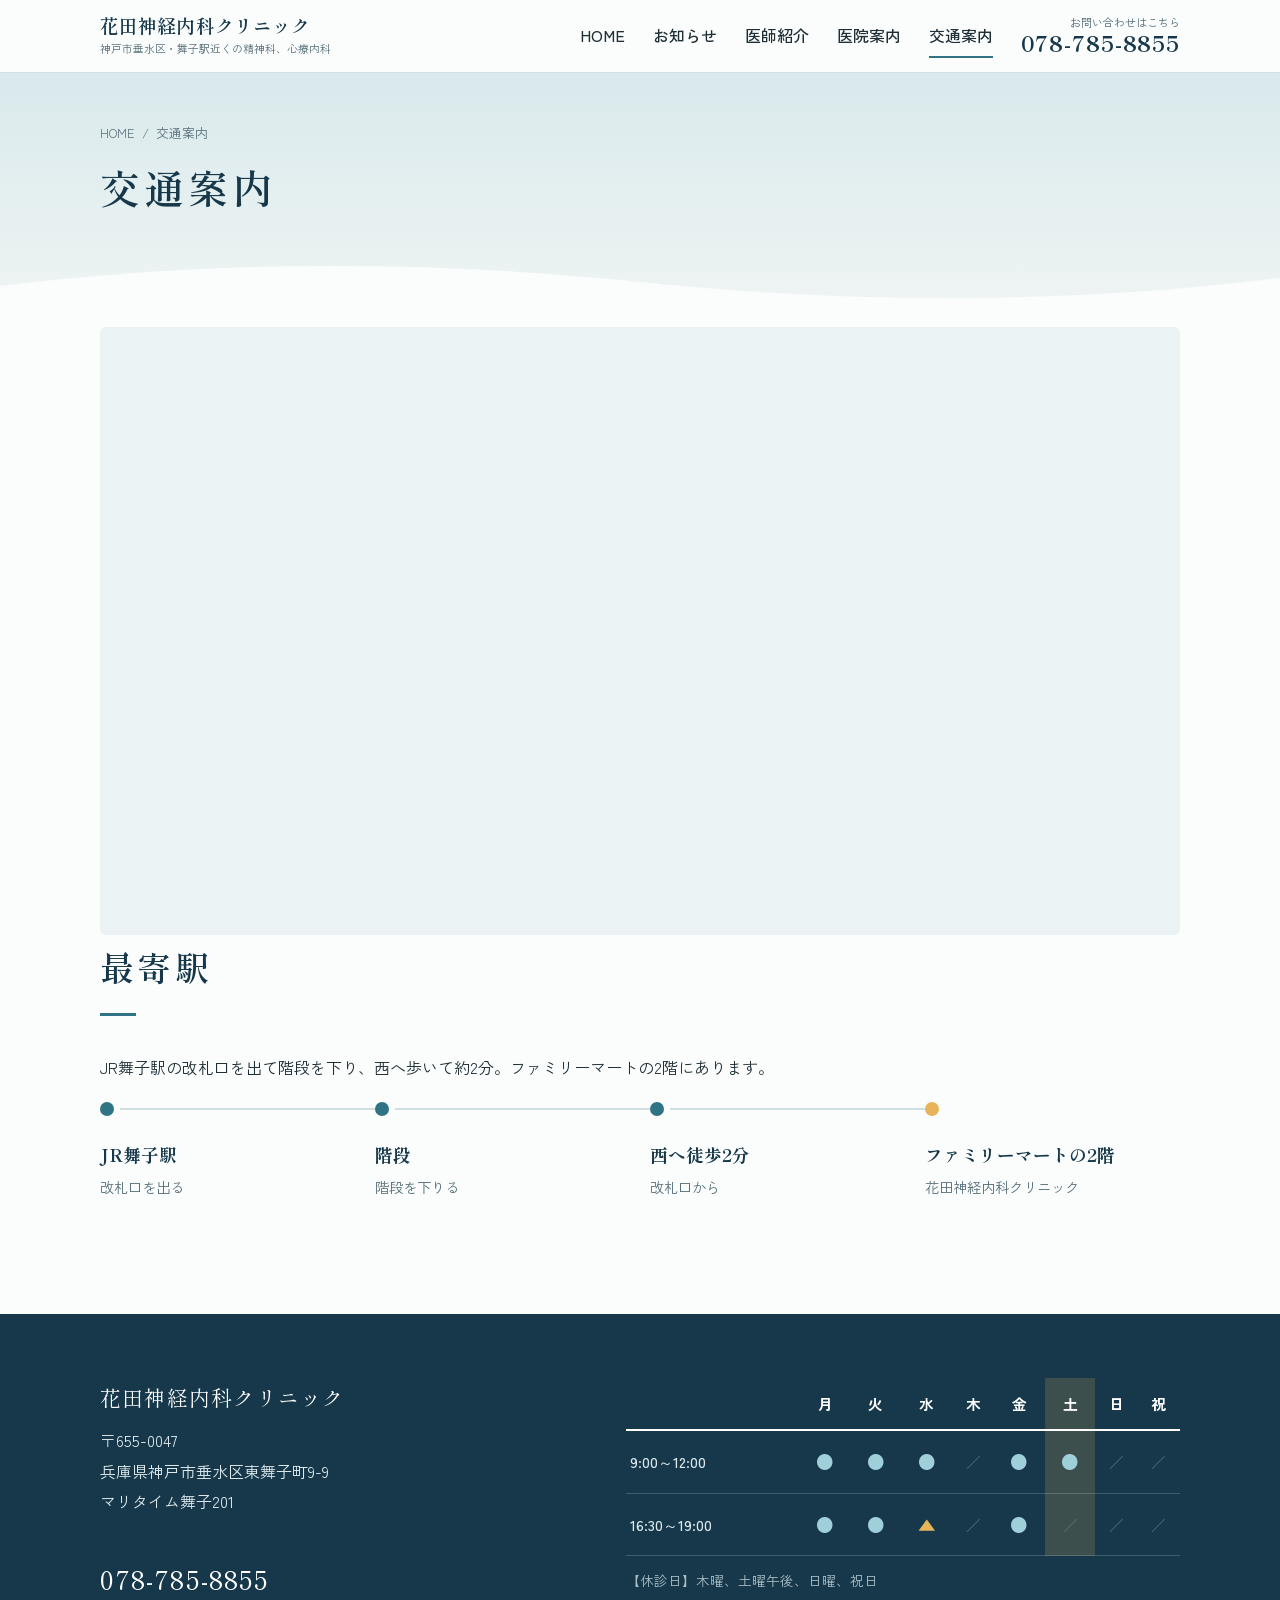
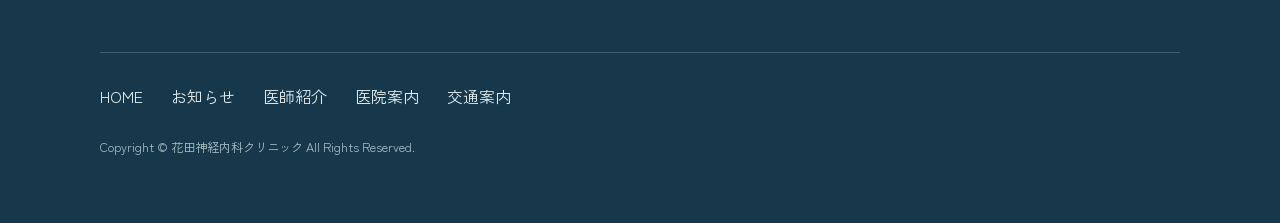
<file: hanada-clinic/access.html>
<!DOCTYPE html>
<html lang="ja">
<head>
<meta charset="utf-8">
<meta name="viewport" content="width=device-width, initial-scale=1, viewport-fit=cover">
<title>交通案内｜神戸市垂水区、舞子駅近くの精神科、心療内科｜花田神経内科クリニック</title>
<meta name="description" content="神戸市垂水区・舞子駅近くの精神科・心療内科、花田神経内科クリニックです。神経や精神の病気も早期発見・早期治療が大切です。どうぞお気軽にご来院ください。">
<meta property="og:title" content="交通案内｜神戸市垂水区、舞子駅近くの精神科、心療内科｜花田神経内科クリニック">
<meta property="og:description" content="神戸市垂水区・舞子駅近くの精神科・心療内科、花田神経内科クリニックです。神経や精神の病気も早期発見・早期治療が大切です。どうぞお気軽にご来院ください。">
<meta property="og:type" content="website">
<link rel="preconnect" href="https://fonts.googleapis.com">
<link rel="preconnect" href="https://fonts.gstatic.com" crossorigin>
<link href="https://fonts.googleapis.com/css2?family=Shippori+Mincho:wght@500;600&family=Zen+Kaku+Gothic+New:wght@400;500;700&display=swap" rel="stylesheet">
<link rel="stylesheet" href="css/style.css">
</head>
<body>
<a class="skip" href="#main">本文へスキップ</a>
<header class="site-header">
  <div class="wrap">
    <a class="logo" href="index.html">
      <span><b>花田神経内科クリニック</b><small>神戸市垂水区・舞子駅近くの精神科、心療内科</small></span>
    </a>
    <nav id="gnav" aria-label="メインメニュー">
      <ul>
        <li><a href="index.html">HOME</a></li>
        <li><a href="news.html">お知らせ</a></li>
        <li><a href="doctor.html">医師紹介</a></li>
        <li><a href="clinic.html">医院案内</a></li>
        <li><a href="access.html" aria-current="page">交通案内</a></li>
      </ul>
    </nav>
    <a class="head-tel" href="tel:078-785-8855"><small>お問い合わせはこちら</small><b>078-785-8855</b></a>
    <button class="menu-btn" type="button" aria-expanded="false" aria-controls="gnav" aria-label="メニュー"><span></span><span></span><span></span></button>
  </div>
</header>
<main id="main">
<section class="page-head">
  <div class="wrap">
    <ol class="crumb" aria-label="パンくず"><li><a href="index.html">HOME</a></li><li>交通案内</li></ol>
    <h1>交通案内</h1>
  </div>
</section>
<div class="page-body">
  <div class="wrap">
    <div class="map"><iframe src="https://www.google.com/maps/embed?pb=!1m18!1m12!1m3!1d3282.8231057283983!2d135.03082741523042!3d34.63391028045168!2m3!1f0!2f0!3f0!3m2!1i1024!2i768!4f13.1!3m3!1m2!1s0x600082322eb860d7%3A0x62f8dc869e43d8e1!2z44CSNjU1LTAwNDcg5YW15bqr55yM56We5oi45biC5Z6C5rC05Yy65p2x6Iie5a2Q55S677yZ4oiS77yZ!5e0!3m2!1sja!2sjp!4v1565153172454!5m2!1sja!2sjp" title="花田神経内科クリニックの地図" loading="lazy" referrerpolicy="no-referrer-when-downgrade" allowfullscreen></iframe></div>
    <section>
      <h2 class="sec-title">最寄駅</h2>
      <p>JR舞子駅の改札口を出て階段を下り、西へ歩いて約2分。ファミリーマートの2階にあります。</p>
      <ol class="route">
        <li><b>JR舞子駅</b><span>改札口を出る</span></li>
        <li><b>階段</b><span>階段を下りる</span></li>
        <li><b>西へ徒歩2分</b><span>改札口から</span></li>
        <li><b>ファミリーマートの2階</b><span>花田神経内科クリニック</span></li>
      </ol>
    </section>
  </div>
</div>
</main>
<footer class="site-footer">
  <div class="wrap">
    <div class="foot">
      <div>
        <p class="f-name">花田神経内科クリニック</p>
        <address>〒655-0047<br>兵庫県神戸市垂水区東舞子町9-9<br>マリタイム舞子201</address>
        <a class="f-tel" href="tel:078-785-8855">078-785-8855</a>
      </div>
      <div>
<div class="table-scroll">
<table class="hours">
  <thead><tr><th scope="col"><span class="sr"></span></th><th scope="col">月</th><th scope="col">火</th><th scope="col">水</th><th scope="col">木</th><th scope="col">金</th><th scope="col">土</th><th scope="col">日</th><th scope="col">祝</th></tr></thead>
  <tbody>
    <tr><th scope="row">9:00～12:00</th><td class="on">●</td><td class="on">●</td><td class="on">●</td><td class="off">／</td><td class="on">●</td><td class="on">●</td><td class="off">／</td><td class="off">／</td></tr>
    <tr><th scope="row">16:30～19:00</th><td class="on">●</td><td class="on">●</td><td class="half">▲</td><td class="off">／</td><td class="on">●</td><td class="off">／</td><td class="off">／</td><td class="off">／</td></tr>
  </tbody>
</table>
</div>
<p class="hours-note">【休診日】木曜、土曜午後、日曜、祝日</p>
      </div>
    </div>
    <nav class="f-nav" aria-label="フッターメニュー">
    <a href="index.html">HOME</a>
    <a href="news.html">お知らせ</a>
    <a href="doctor.html">医師紹介</a>
    <a href="clinic.html">医院案内</a>
    <a href="access.html">交通案内</a>
    </nav>
    <p class="copy">Copyright © 花田神経内科クリニック All Rights Reserved.</p>
  </div>
</footer>
<div class="call-bar"><a class="btn" href="tel:078-785-8855">お問い合わせはこちら<span class="tel-num">078-785-8855</span></a></div>
<script src="js/main.js"></script>
</body>
</html>
</file>
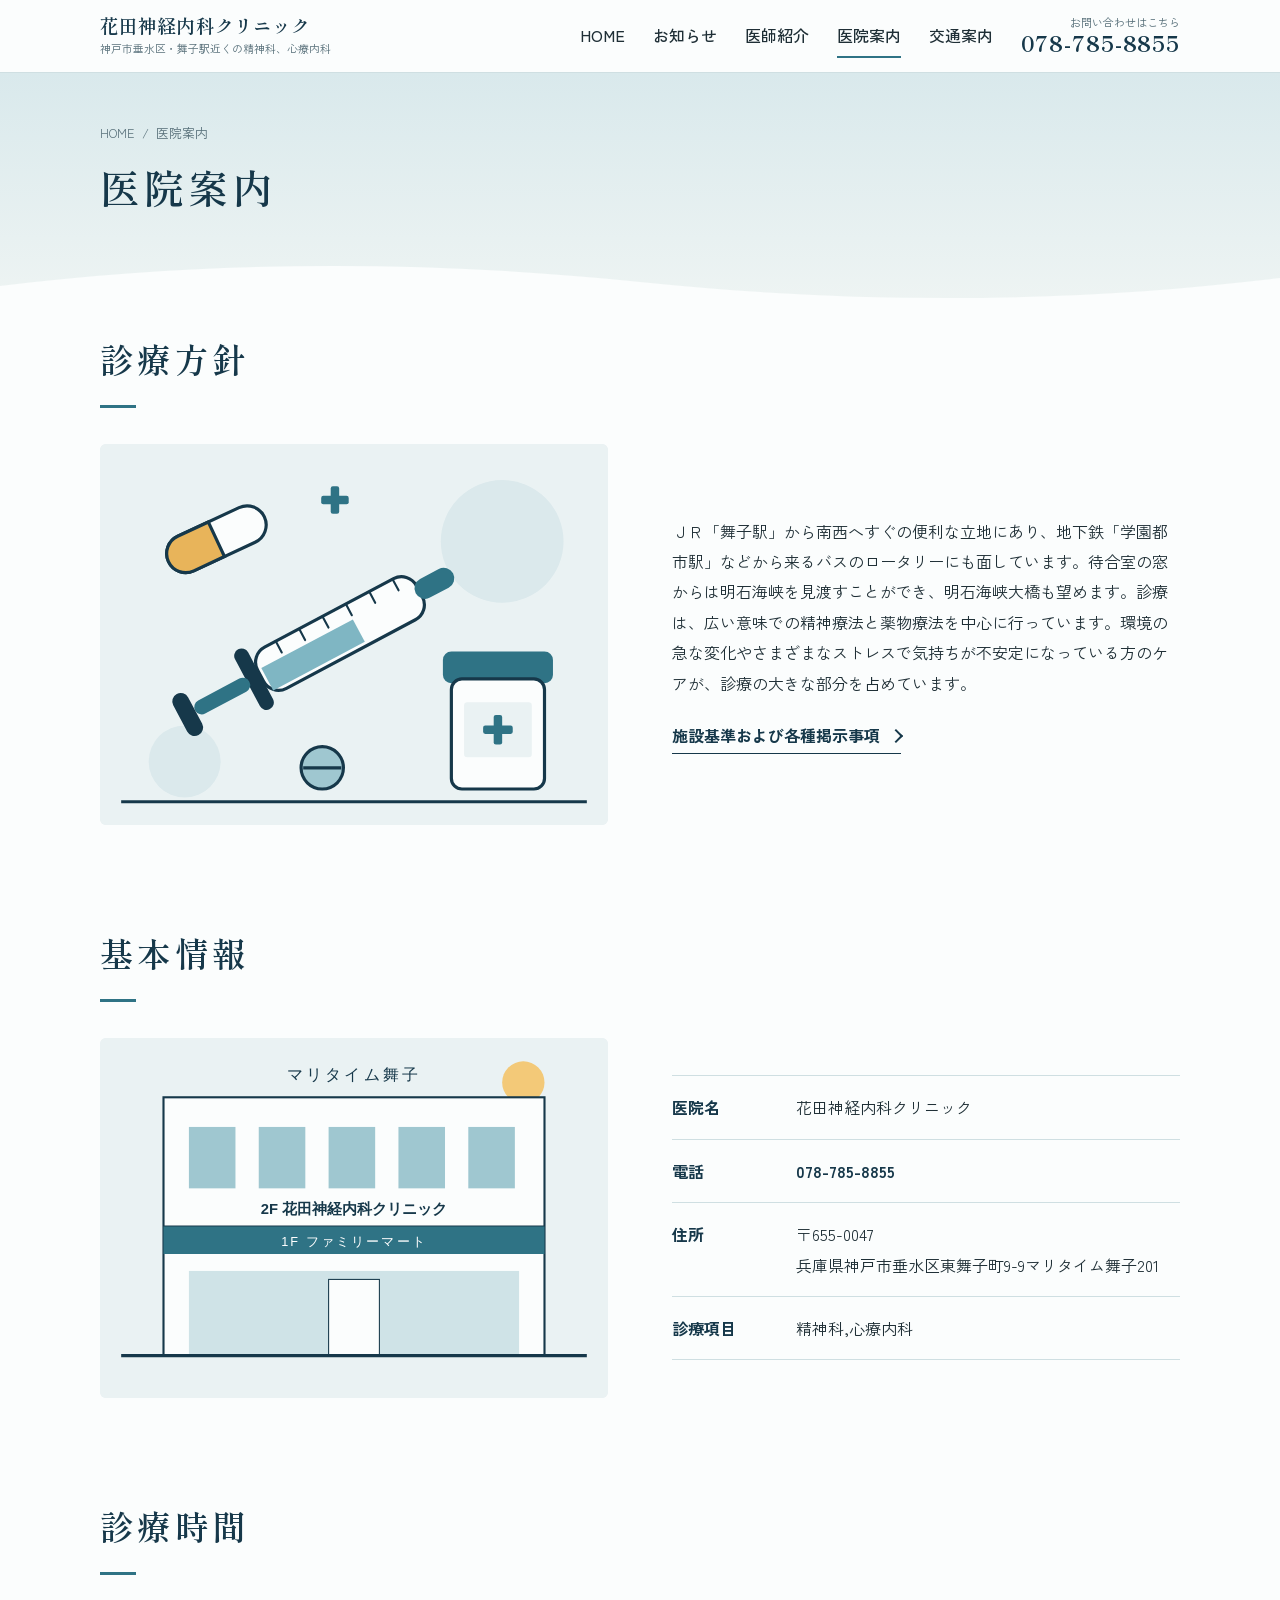
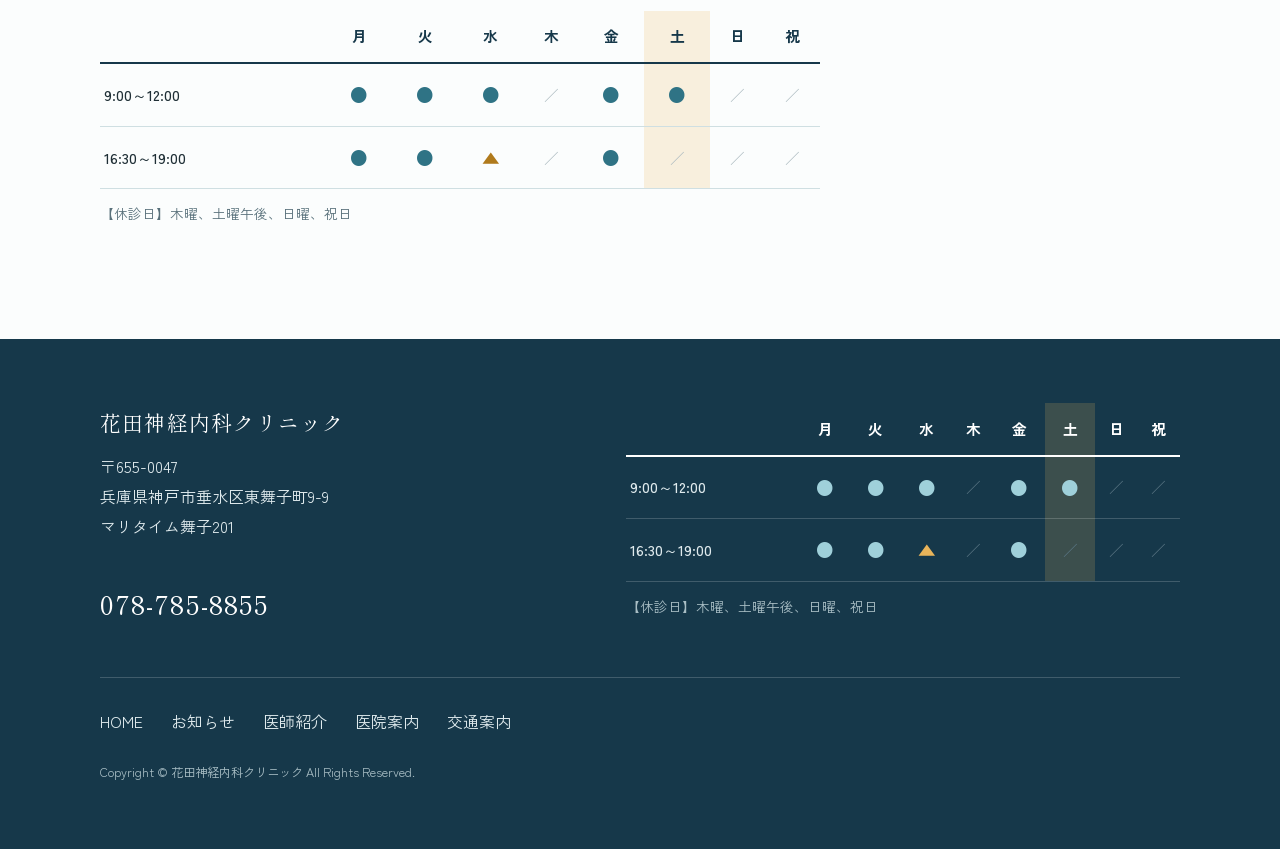
<file: hanada-clinic/clinic.html>
<!DOCTYPE html>
<html lang="ja">
<head>
<meta charset="utf-8">
<meta name="viewport" content="width=device-width, initial-scale=1, viewport-fit=cover">
<title>医院案内｜神戸市垂水区、舞子駅近くの精神科、心療内科｜花田神経内科クリニック</title>
<meta name="description" content="神戸市垂水区・舞子駅近くの精神科・心療内科、花田神経内科クリニックです。神経や精神の病気も早期発見・早期治療が大切です。どうぞお気軽にご来院ください。">
<meta property="og:title" content="医院案内｜神戸市垂水区、舞子駅近くの精神科、心療内科｜花田神経内科クリニック">
<meta property="og:description" content="神戸市垂水区・舞子駅近くの精神科・心療内科、花田神経内科クリニックです。神経や精神の病気も早期発見・早期治療が大切です。どうぞお気軽にご来院ください。">
<meta property="og:type" content="website">
<link rel="preconnect" href="https://fonts.googleapis.com">
<link rel="preconnect" href="https://fonts.gstatic.com" crossorigin>
<link href="https://fonts.googleapis.com/css2?family=Shippori+Mincho:wght@500;600&family=Zen+Kaku+Gothic+New:wght@400;500;700&display=swap" rel="stylesheet">
<link rel="stylesheet" href="css/style.css">
</head>
<body>
<a class="skip" href="#main">本文へスキップ</a>
<header class="site-header">
  <div class="wrap">
    <a class="logo" href="index.html">
      <span><b>花田神経内科クリニック</b><small>神戸市垂水区・舞子駅近くの精神科、心療内科</small></span>
    </a>
    <nav id="gnav" aria-label="メインメニュー">
      <ul>
        <li><a href="index.html">HOME</a></li>
        <li><a href="news.html">お知らせ</a></li>
        <li><a href="doctor.html">医師紹介</a></li>
        <li><a href="clinic.html" aria-current="page">医院案内</a></li>
        <li><a href="access.html">交通案内</a></li>
      </ul>
    </nav>
    <a class="head-tel" href="tel:078-785-8855"><small>お問い合わせはこちら</small><b>078-785-8855</b></a>
    <button class="menu-btn" type="button" aria-expanded="false" aria-controls="gnav" aria-label="メニュー"><span></span><span></span><span></span></button>
  </div>
</header>
<main id="main">
<section class="page-head">
  <div class="wrap">
    <ol class="crumb" aria-label="パンくず"><li><a href="index.html">HOME</a></li><li>医院案内</li></ol>
    <h1>医院案内</h1>
  </div>
</section>
<div class="page-body">
  <div class="wrap">
    <section>
      <h2 class="sec-title">診療方針</h2>
      <div class="split">
        <div class="frame"><img src="assets/medical.svg" alt="注射器、薬のボトル、カプセルのイラスト"></div>
        <div class="text"><p>ＪＲ「舞子駅」から南西へすぐの便利な立地にあり、地下鉄「学園都市駅」などから来るバスのロータリーにも面しています。待合室の窓からは明石海峡を見渡すことができ、明石海峡大橋も望めます。診療は、広い意味での精神療法と薬物療法を中心に行っています。環境の急な変化やさまざまなストレスで気持ちが不安定になっている方のケアが、診療の大きな部分を占めています。</p>
          <p style="margin-top:1.4em"><a class="more" href="docs/facility-standards.pdf" target="_blank" rel="noopener">施設基準および各種掲示事項</a></p></div>
      </div>
    </section>

    <section>
      <h2 class="sec-title">基本情報</h2>
      <div class="split">
        <div class="frame"><img src="assets/building.svg" alt="マリタイム舞子の建物のイラスト。1階はファミリーマート、2階が花田神経内科クリニック"></div>
        <dl class="info">
          <div><dt>医院名</dt><dd>花田神経内科クリニック</dd></div>
          <div><dt>電話</dt><dd><a href="tel:078-785-8855">078-785-8855</a></dd></div>
          <div><dt>住所</dt><dd>〒655-0047<br>兵庫県神戸市垂水区東舞子町9-9マリタイム舞子201</dd></div>
          <div><dt>診療項目</dt><dd>精神科,心療内科</dd></div>
        </dl>
      </div>
    </section>

    <section>
      <h2 class="sec-title">診療時間</h2>
      <div style="max-width:720px">
<div class="table-scroll">
<table class="hours">
  <thead><tr><th scope="col"><span class="sr"></span></th><th scope="col">月</th><th scope="col">火</th><th scope="col">水</th><th scope="col">木</th><th scope="col">金</th><th scope="col">土</th><th scope="col">日</th><th scope="col">祝</th></tr></thead>
  <tbody>
    <tr><th scope="row">9:00～12:00</th><td class="on">●</td><td class="on">●</td><td class="on">●</td><td class="off">／</td><td class="on">●</td><td class="on">●</td><td class="off">／</td><td class="off">／</td></tr>
    <tr><th scope="row">16:30～19:00</th><td class="on">●</td><td class="on">●</td><td class="half">▲</td><td class="off">／</td><td class="on">●</td><td class="off">／</td><td class="off">／</td><td class="off">／</td></tr>
  </tbody>
</table>
</div>
<p class="hours-note">【休診日】木曜、土曜午後、日曜、祝日</p>
      </div>
    </section>
  </div>
</div>
</main>
<footer class="site-footer">
  <div class="wrap">
    <div class="foot">
      <div>
        <p class="f-name">花田神経内科クリニック</p>
        <address>〒655-0047<br>兵庫県神戸市垂水区東舞子町9-9<br>マリタイム舞子201</address>
        <a class="f-tel" href="tel:078-785-8855">078-785-8855</a>
      </div>
      <div>
<div class="table-scroll">
<table class="hours">
  <thead><tr><th scope="col"><span class="sr"></span></th><th scope="col">月</th><th scope="col">火</th><th scope="col">水</th><th scope="col">木</th><th scope="col">金</th><th scope="col">土</th><th scope="col">日</th><th scope="col">祝</th></tr></thead>
  <tbody>
    <tr><th scope="row">9:00～12:00</th><td class="on">●</td><td class="on">●</td><td class="on">●</td><td class="off">／</td><td class="on">●</td><td class="on">●</td><td class="off">／</td><td class="off">／</td></tr>
    <tr><th scope="row">16:30～19:00</th><td class="on">●</td><td class="on">●</td><td class="half">▲</td><td class="off">／</td><td class="on">●</td><td class="off">／</td><td class="off">／</td><td class="off">／</td></tr>
  </tbody>
</table>
</div>
<p class="hours-note">【休診日】木曜、土曜午後、日曜、祝日</p>
      </div>
    </div>
    <nav class="f-nav" aria-label="フッターメニュー">
    <a href="index.html">HOME</a>
    <a href="news.html">お知らせ</a>
    <a href="doctor.html">医師紹介</a>
    <a href="clinic.html">医院案内</a>
    <a href="access.html">交通案内</a>
    </nav>
    <p class="copy">Copyright © 花田神経内科クリニック All Rights Reserved.</p>
  </div>
</footer>
<div class="call-bar"><a class="btn" href="tel:078-785-8855">お問い合わせはこちら<span class="tel-num">078-785-8855</span></a></div>
<script src="js/main.js"></script>
</body>
</html>
</file>
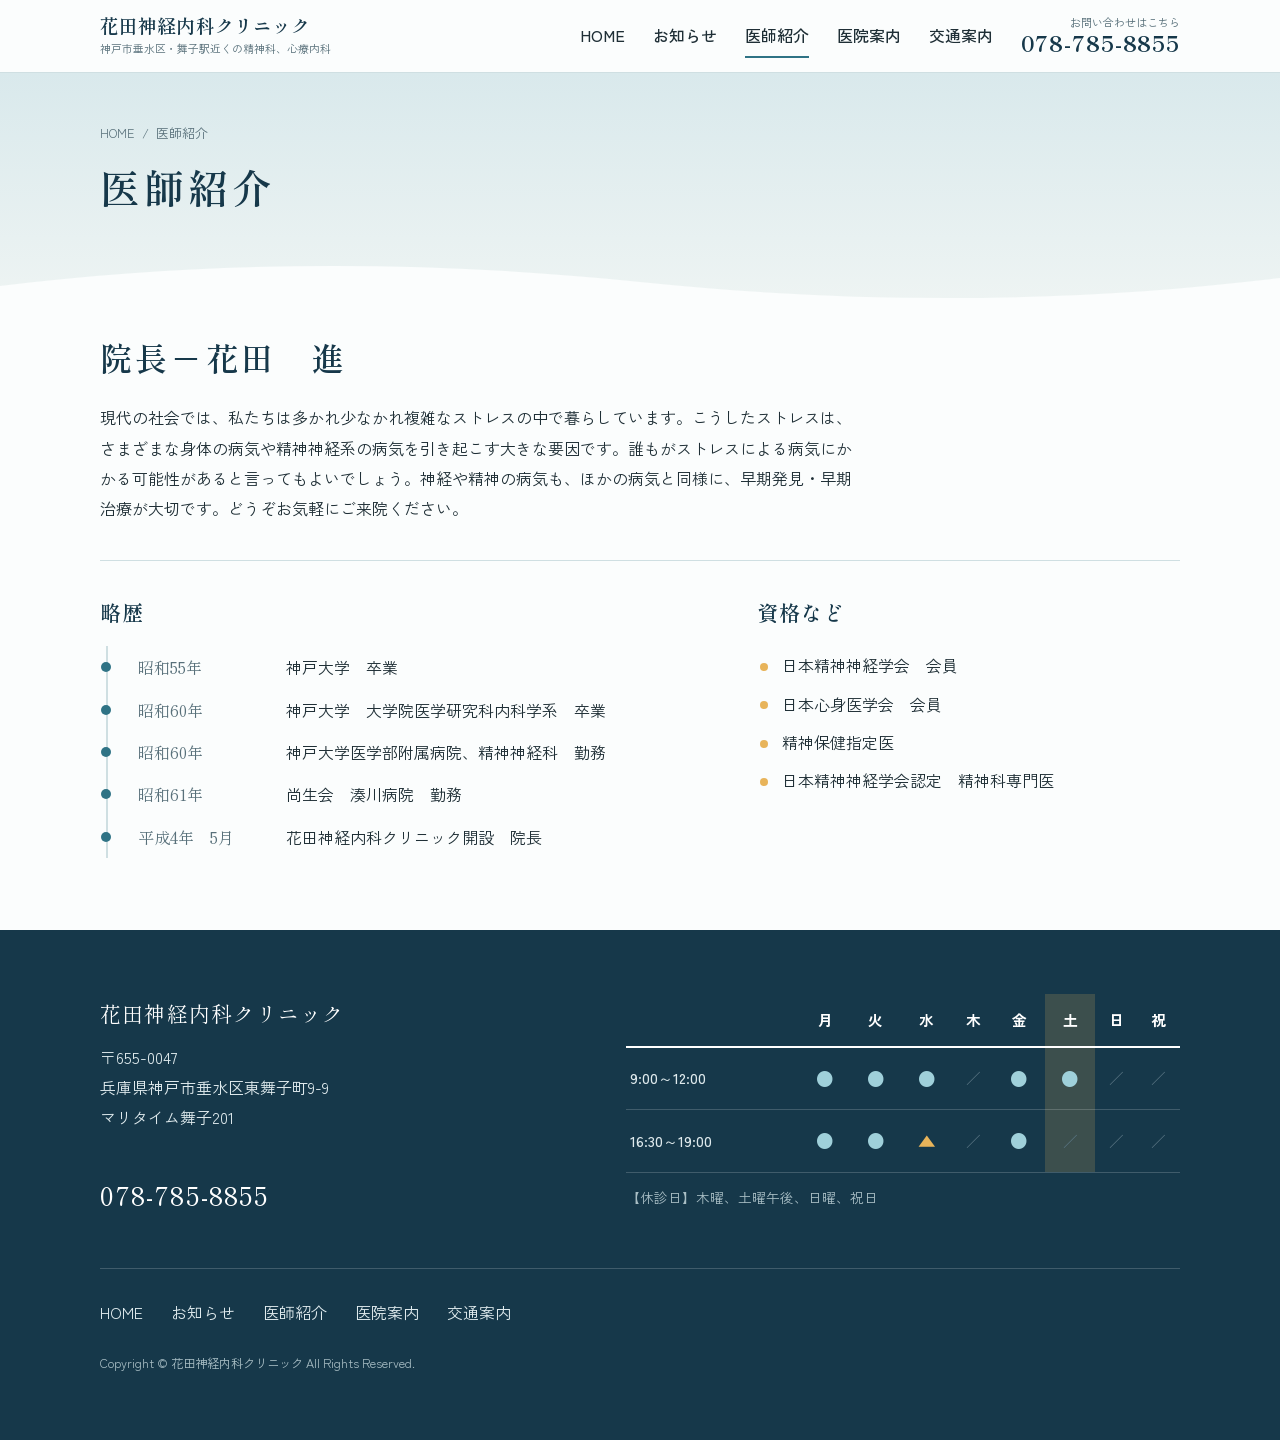
<file: hanada-clinic/doctor.html>
<!DOCTYPE html>
<html lang="ja">
<head>
<meta charset="utf-8">
<meta name="viewport" content="width=device-width, initial-scale=1, viewport-fit=cover">
<title>医師紹介｜神戸市垂水区、舞子駅近くの精神科、心療内科｜花田神経内科クリニック</title>
<meta name="description" content="神戸市垂水区・舞子駅近くの精神科・心療内科、花田神経内科クリニックです。神経や精神の病気も早期発見・早期治療が大切です。どうぞお気軽にご来院ください。">
<meta property="og:title" content="医師紹介｜神戸市垂水区、舞子駅近くの精神科、心療内科｜花田神経内科クリニック">
<meta property="og:description" content="神戸市垂水区・舞子駅近くの精神科・心療内科、花田神経内科クリニックです。神経や精神の病気も早期発見・早期治療が大切です。どうぞお気軽にご来院ください。">
<meta property="og:type" content="website">
<link rel="preconnect" href="https://fonts.googleapis.com">
<link rel="preconnect" href="https://fonts.gstatic.com" crossorigin>
<link href="https://fonts.googleapis.com/css2?family=Shippori+Mincho:wght@500;600&family=Zen+Kaku+Gothic+New:wght@400;500;700&display=swap" rel="stylesheet">
<link rel="stylesheet" href="css/style.css">
</head>
<body>
<a class="skip" href="#main">本文へスキップ</a>
<header class="site-header">
  <div class="wrap">
    <a class="logo" href="index.html">
      <span><b>花田神経内科クリニック</b><small>神戸市垂水区・舞子駅近くの精神科、心療内科</small></span>
    </a>
    <nav id="gnav" aria-label="メインメニュー">
      <ul>
        <li><a href="index.html">HOME</a></li>
        <li><a href="news.html">お知らせ</a></li>
        <li><a href="doctor.html" aria-current="page">医師紹介</a></li>
        <li><a href="clinic.html">医院案内</a></li>
        <li><a href="access.html">交通案内</a></li>
      </ul>
    </nav>
    <a class="head-tel" href="tel:078-785-8855"><small>お問い合わせはこちら</small><b>078-785-8855</b></a>
    <button class="menu-btn" type="button" aria-expanded="false" aria-controls="gnav" aria-label="メニュー"><span></span><span></span><span></span></button>
  </div>
</header>
<main id="main">
<section class="page-head">
  <div class="wrap">
    <ol class="crumb" aria-label="パンくず"><li><a href="index.html">HOME</a></li><li>医師紹介</li></ol>
    <h1>医師紹介</h1>
  </div>
</section>
<div class="page-body short">
  <div class="wrap">
    <section class="doc-intro">
      <h2 class="doc-name">院長－花田　進</h2>
      <p>現代の社会では、私たちは多かれ少なかれ複雑なストレスの中で暮らしています。こうしたストレスは、さまざまな身体の病気や精神神経系の病気を引き起こす大きな要因です。誰もがストレスによる病気にかかる可能性があると言ってもよいでしょう。神経や精神の病気も、ほかの病気と同様に、早期発見・早期治療が大切です。どうぞお気軽にご来院ください。</p>
    </section>
    <div class="doc-grid">
      <section>
        <h2 class="sub-title">略歴</h2>
        <dl class="timeline">
          <div><dt>昭和55年</dt><dd>神戸大学　卒業</dd></div>
          <div><dt>昭和60年</dt><dd>神戸大学　大学院医学研究科内科学系　卒業</dd></div>
          <div><dt>昭和60年</dt><dd>神戸大学医学部附属病院、精神神経科　勤務</dd></div>
          <div><dt>昭和61年</dt><dd>尚生会　湊川病院　勤務</dd></div>
          <div><dt>平成4年　5月</dt><dd>花田神経内科クリニック開設　院長</dd></div>
        </dl>
      </section>
      <section>
        <h2 class="sub-title">資格など</h2>
        <ul class="checks">
          <li>日本精神神経学会　会員</li>
          <li>日本心身医学会　会員</li>
          <li>精神保健指定医</li>
          <li>日本精神神経学会認定　精神科専門医</li>
        </ul>
      </section>
    </div>
  </div>
</div>
</main>
<footer class="site-footer">
  <div class="wrap">
    <div class="foot">
      <div>
        <p class="f-name">花田神経内科クリニック</p>
        <address>〒655-0047<br>兵庫県神戸市垂水区東舞子町9-9<br>マリタイム舞子201</address>
        <a class="f-tel" href="tel:078-785-8855">078-785-8855</a>
      </div>
      <div>
<div class="table-scroll">
<table class="hours">
  <thead><tr><th scope="col"><span class="sr"></span></th><th scope="col">月</th><th scope="col">火</th><th scope="col">水</th><th scope="col">木</th><th scope="col">金</th><th scope="col">土</th><th scope="col">日</th><th scope="col">祝</th></tr></thead>
  <tbody>
    <tr><th scope="row">9:00～12:00</th><td class="on">●</td><td class="on">●</td><td class="on">●</td><td class="off">／</td><td class="on">●</td><td class="on">●</td><td class="off">／</td><td class="off">／</td></tr>
    <tr><th scope="row">16:30～19:00</th><td class="on">●</td><td class="on">●</td><td class="half">▲</td><td class="off">／</td><td class="on">●</td><td class="off">／</td><td class="off">／</td><td class="off">／</td></tr>
  </tbody>
</table>
</div>
<p class="hours-note">【休診日】木曜、土曜午後、日曜、祝日</p>
      </div>
    </div>
    <nav class="f-nav" aria-label="フッターメニュー">
    <a href="index.html">HOME</a>
    <a href="news.html">お知らせ</a>
    <a href="doctor.html">医師紹介</a>
    <a href="clinic.html">医院案内</a>
    <a href="access.html">交通案内</a>
    </nav>
    <p class="copy">Copyright © 花田神経内科クリニック All Rights Reserved.</p>
  </div>
</footer>
<div class="call-bar"><a class="btn" href="tel:078-785-8855">お問い合わせはこちら<span class="tel-num">078-785-8855</span></a></div>
<script src="js/main.js"></script>
</body>
</html>
</file>
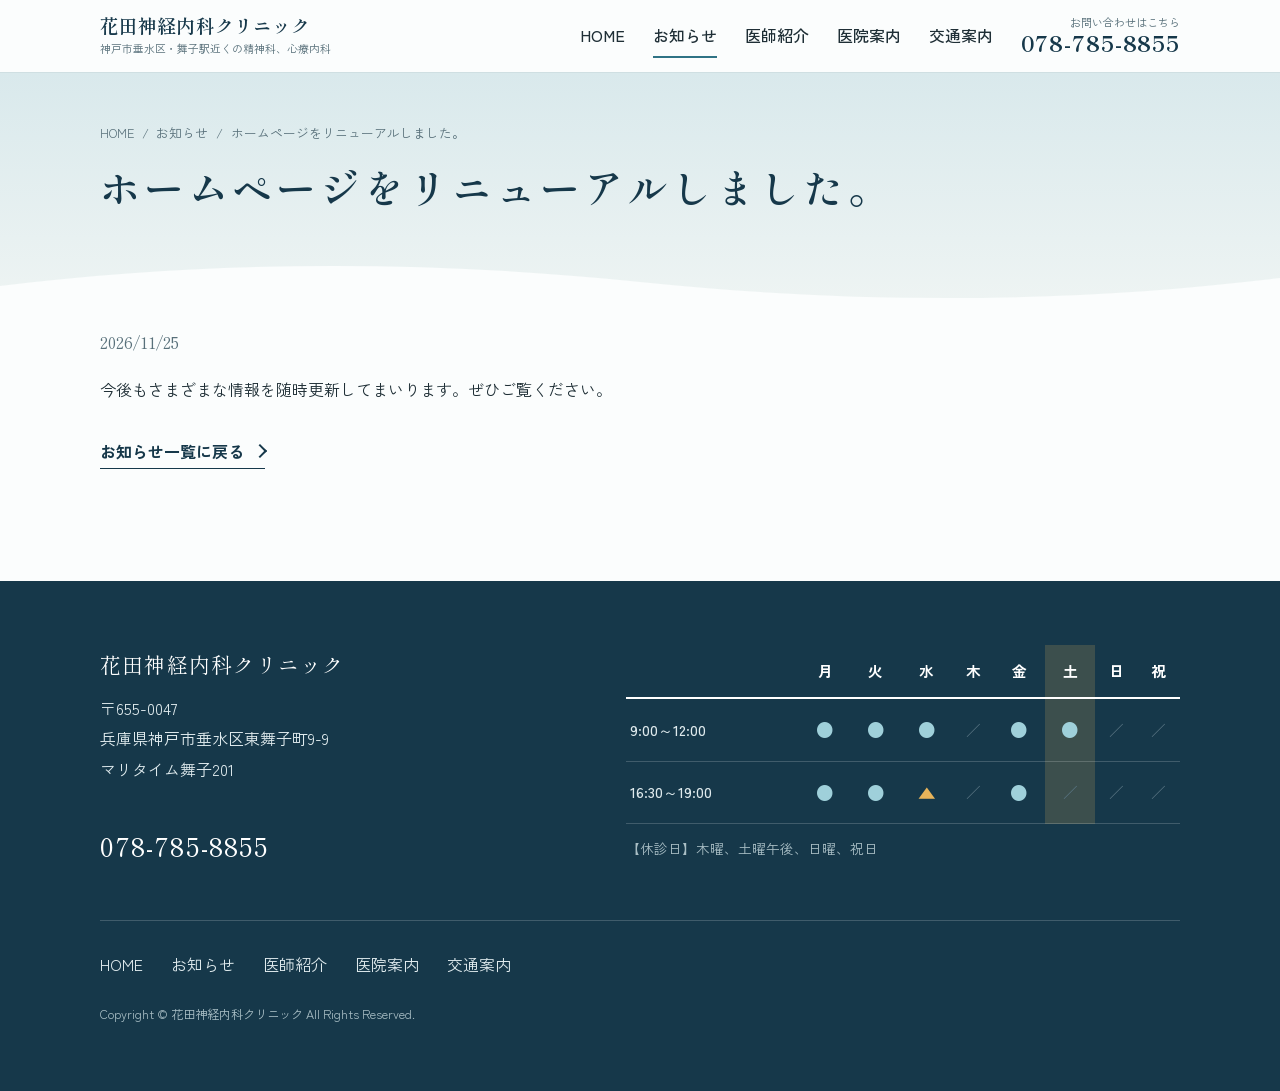
<file: hanada-clinic/news-72.html>
<!DOCTYPE html>
<html lang="ja">
<head>
<meta charset="utf-8">
<meta name="viewport" content="width=device-width, initial-scale=1, viewport-fit=cover">
<title>ホームページをリニューアルしました。｜神戸市垂水区、舞子駅近くの精神科、心療内科｜花田神経内科クリニック</title>
<meta name="description" content="神戸市垂水区・舞子駅近くの精神科・心療内科、花田神経内科クリニックです。神経や精神の病気も早期発見・早期治療が大切です。どうぞお気軽にご来院ください。">
<meta property="og:title" content="ホームページをリニューアルしました。｜神戸市垂水区、舞子駅近くの精神科、心療内科｜花田神経内科クリニック">
<meta property="og:description" content="神戸市垂水区・舞子駅近くの精神科・心療内科、花田神経内科クリニックです。神経や精神の病気も早期発見・早期治療が大切です。どうぞお気軽にご来院ください。">
<meta property="og:type" content="website">
<link rel="preconnect" href="https://fonts.googleapis.com">
<link rel="preconnect" href="https://fonts.gstatic.com" crossorigin>
<link href="https://fonts.googleapis.com/css2?family=Shippori+Mincho:wght@500;600&family=Zen+Kaku+Gothic+New:wght@400;500;700&display=swap" rel="stylesheet">
<link rel="stylesheet" href="css/style.css">
</head>
<body>
<a class="skip" href="#main">本文へスキップ</a>
<header class="site-header">
  <div class="wrap">
    <a class="logo" href="index.html">
      <span><b>花田神経内科クリニック</b><small>神戸市垂水区・舞子駅近くの精神科、心療内科</small></span>
    </a>
    <nav id="gnav" aria-label="メインメニュー">
      <ul>
        <li><a href="index.html">HOME</a></li>
        <li><a href="news.html" aria-current="page">お知らせ</a></li>
        <li><a href="doctor.html">医師紹介</a></li>
        <li><a href="clinic.html">医院案内</a></li>
        <li><a href="access.html">交通案内</a></li>
      </ul>
    </nav>
    <a class="head-tel" href="tel:078-785-8855"><small>お問い合わせはこちら</small><b>078-785-8855</b></a>
    <button class="menu-btn" type="button" aria-expanded="false" aria-controls="gnav" aria-label="メニュー"><span></span><span></span><span></span></button>
  </div>
</header>
<main id="main">
<section class="page-head">
  <div class="wrap">
    <ol class="crumb" aria-label="パンくず"><li><a href="index.html">HOME</a></li><li><a href="news.html">お知らせ</a></li><li>ホームページをリニューアルしました。</li></ol>
    <h1>ホームページをリニューアルしました。</h1>
  </div>
</section>
<div class="page-body">
  <div class="wrap">
    <article class="text" style="max-width:720px">
      <p><time datetime="2026-11-25" style="font-family:var(--serif);color:var(--muted)">2026/11/25</time></p>
      <p>今後もさまざまな情報を随時更新してまいります。ぜひご覧ください。</p>
      <p style="margin-top:2em"><a class="more" href="news.html">お知らせ一覧に戻る</a></p>
    </article>
  </div>
</div>
</main>
<footer class="site-footer">
  <div class="wrap">
    <div class="foot">
      <div>
        <p class="f-name">花田神経内科クリニック</p>
        <address>〒655-0047<br>兵庫県神戸市垂水区東舞子町9-9<br>マリタイム舞子201</address>
        <a class="f-tel" href="tel:078-785-8855">078-785-8855</a>
      </div>
      <div>
<div class="table-scroll">
<table class="hours">
  <thead><tr><th scope="col"><span class="sr"></span></th><th scope="col">月</th><th scope="col">火</th><th scope="col">水</th><th scope="col">木</th><th scope="col">金</th><th scope="col">土</th><th scope="col">日</th><th scope="col">祝</th></tr></thead>
  <tbody>
    <tr><th scope="row">9:00～12:00</th><td class="on">●</td><td class="on">●</td><td class="on">●</td><td class="off">／</td><td class="on">●</td><td class="on">●</td><td class="off">／</td><td class="off">／</td></tr>
    <tr><th scope="row">16:30～19:00</th><td class="on">●</td><td class="on">●</td><td class="half">▲</td><td class="off">／</td><td class="on">●</td><td class="off">／</td><td class="off">／</td><td class="off">／</td></tr>
  </tbody>
</table>
</div>
<p class="hours-note">【休診日】木曜、土曜午後、日曜、祝日</p>
      </div>
    </div>
    <nav class="f-nav" aria-label="フッターメニュー">
    <a href="index.html">HOME</a>
    <a href="news.html">お知らせ</a>
    <a href="doctor.html">医師紹介</a>
    <a href="clinic.html">医院案内</a>
    <a href="access.html">交通案内</a>
    </nav>
    <p class="copy">Copyright © 花田神経内科クリニック All Rights Reserved.</p>
  </div>
</footer>
<div class="call-bar"><a class="btn" href="tel:078-785-8855">お問い合わせはこちら<span class="tel-num">078-785-8855</span></a></div>
<script src="js/main.js"></script>
</body>
</html>
</file>
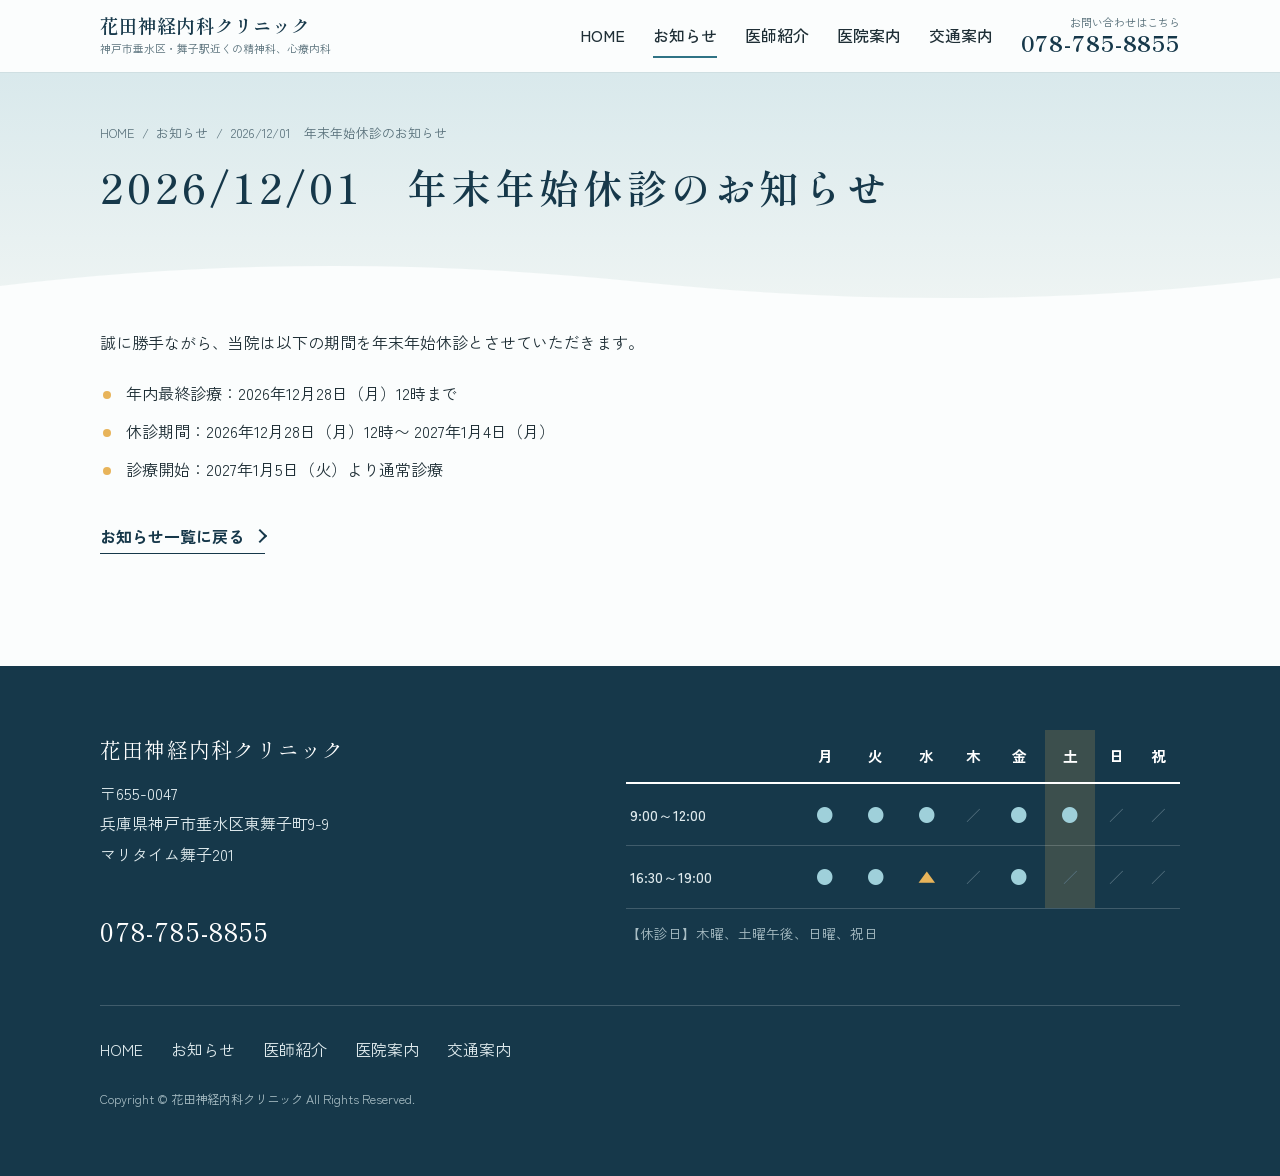
<file: hanada-clinic/news-73.html>
<!DOCTYPE html>
<html lang="ja">
<head>
<meta charset="utf-8">
<meta name="viewport" content="width=device-width, initial-scale=1, viewport-fit=cover">
<title>2026/12/01　年末年始休診のお知らせ｜神戸市垂水区、舞子駅近くの精神科、心療内科｜花田神経内科クリニック</title>
<meta name="description" content="神戸市垂水区・舞子駅近くの精神科・心療内科、花田神経内科クリニックです。神経や精神の病気も早期発見・早期治療が大切です。どうぞお気軽にご来院ください。">
<meta property="og:title" content="2026/12/01　年末年始休診のお知らせ｜神戸市垂水区、舞子駅近くの精神科、心療内科｜花田神経内科クリニック">
<meta property="og:description" content="神戸市垂水区・舞子駅近くの精神科・心療内科、花田神経内科クリニックです。神経や精神の病気も早期発見・早期治療が大切です。どうぞお気軽にご来院ください。">
<meta property="og:type" content="website">
<link rel="preconnect" href="https://fonts.googleapis.com">
<link rel="preconnect" href="https://fonts.gstatic.com" crossorigin>
<link href="https://fonts.googleapis.com/css2?family=Shippori+Mincho:wght@500;600&family=Zen+Kaku+Gothic+New:wght@400;500;700&display=swap" rel="stylesheet">
<link rel="stylesheet" href="css/style.css">
</head>
<body>
<a class="skip" href="#main">本文へスキップ</a>
<header class="site-header">
  <div class="wrap">
    <a class="logo" href="index.html">
      <span><b>花田神経内科クリニック</b><small>神戸市垂水区・舞子駅近くの精神科、心療内科</small></span>
    </a>
    <nav id="gnav" aria-label="メインメニュー">
      <ul>
        <li><a href="index.html">HOME</a></li>
        <li><a href="news.html" aria-current="page">お知らせ</a></li>
        <li><a href="doctor.html">医師紹介</a></li>
        <li><a href="clinic.html">医院案内</a></li>
        <li><a href="access.html">交通案内</a></li>
      </ul>
    </nav>
    <a class="head-tel" href="tel:078-785-8855"><small>お問い合わせはこちら</small><b>078-785-8855</b></a>
    <button class="menu-btn" type="button" aria-expanded="false" aria-controls="gnav" aria-label="メニュー"><span></span><span></span><span></span></button>
  </div>
</header>
<main id="main">
<section class="page-head">
  <div class="wrap">
    <ol class="crumb" aria-label="パンくず"><li><a href="index.html">HOME</a></li><li><a href="news.html">お知らせ</a></li><li>2026/12/01　年末年始休診のお知らせ</li></ol>
    <h1>2026/12/01　年末年始休診のお知らせ</h1>
  </div>
</section>
<div class="page-body">
  <div class="wrap">
    <article class="text" style="max-width:720px">
      <p>誠に勝手ながら、当院は以下の期間を年末年始休診とさせていただきます。</p>
      <ul class="checks" style="margin-top:1em">
        <li>年内最終診療：2026年12月28日（月）12時まで</li>
        <li>休診期間：2026年12月28日（月）12時〜 2027年1月4日（月）</li>
        <li>診療開始：2027年1月5日（火）より通常診療</li>
      </ul>
      <p style="margin-top:2em"><a class="more" href="news.html">お知らせ一覧に戻る</a></p>
    </article>
  </div>
</div>
</main>
<footer class="site-footer">
  <div class="wrap">
    <div class="foot">
      <div>
        <p class="f-name">花田神経内科クリニック</p>
        <address>〒655-0047<br>兵庫県神戸市垂水区東舞子町9-9<br>マリタイム舞子201</address>
        <a class="f-tel" href="tel:078-785-8855">078-785-8855</a>
      </div>
      <div>
<div class="table-scroll">
<table class="hours">
  <thead><tr><th scope="col"><span class="sr"></span></th><th scope="col">月</th><th scope="col">火</th><th scope="col">水</th><th scope="col">木</th><th scope="col">金</th><th scope="col">土</th><th scope="col">日</th><th scope="col">祝</th></tr></thead>
  <tbody>
    <tr><th scope="row">9:00～12:00</th><td class="on">●</td><td class="on">●</td><td class="on">●</td><td class="off">／</td><td class="on">●</td><td class="on">●</td><td class="off">／</td><td class="off">／</td></tr>
    <tr><th scope="row">16:30～19:00</th><td class="on">●</td><td class="on">●</td><td class="half">▲</td><td class="off">／</td><td class="on">●</td><td class="off">／</td><td class="off">／</td><td class="off">／</td></tr>
  </tbody>
</table>
</div>
<p class="hours-note">【休診日】木曜、土曜午後、日曜、祝日</p>
      </div>
    </div>
    <nav class="f-nav" aria-label="フッターメニュー">
    <a href="index.html">HOME</a>
    <a href="news.html">お知らせ</a>
    <a href="doctor.html">医師紹介</a>
    <a href="clinic.html">医院案内</a>
    <a href="access.html">交通案内</a>
    </nav>
    <p class="copy">Copyright © 花田神経内科クリニック All Rights Reserved.</p>
  </div>
</footer>
<div class="call-bar"><a class="btn" href="tel:078-785-8855">お問い合わせはこちら<span class="tel-num">078-785-8855</span></a></div>
<script src="js/main.js"></script>
</body>
</html>
</file>
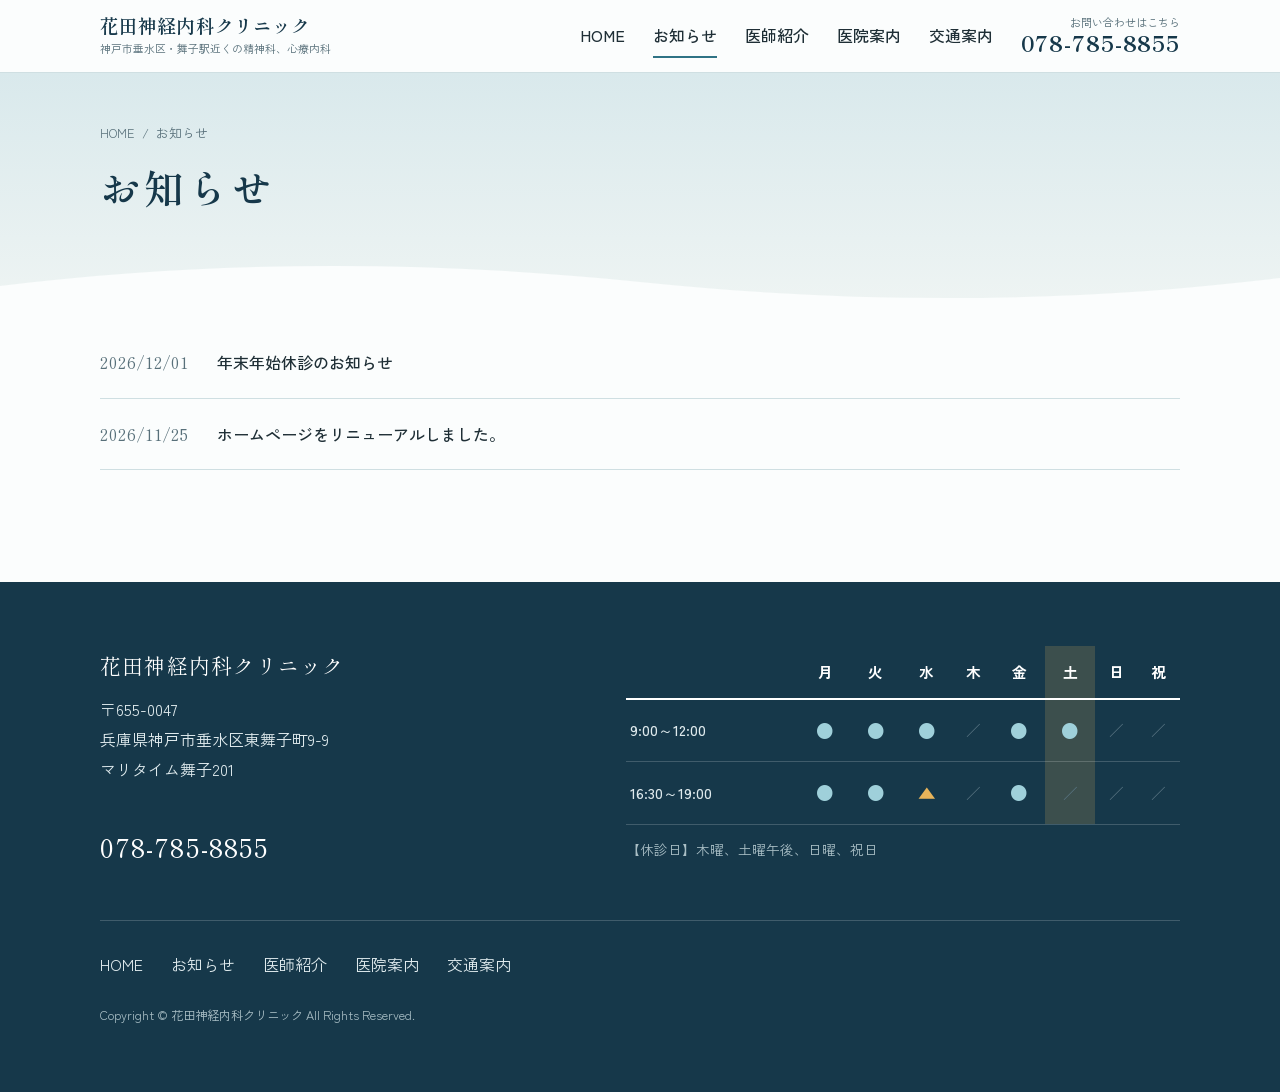
<file: hanada-clinic/news.html>
<!DOCTYPE html>
<html lang="ja">
<head>
<meta charset="utf-8">
<meta name="viewport" content="width=device-width, initial-scale=1, viewport-fit=cover">
<title>お知らせ｜神戸市垂水区、舞子駅近くの精神科、心療内科｜花田神経内科クリニック</title>
<meta name="description" content="神戸市垂水区・舞子駅近くの精神科・心療内科、花田神経内科クリニックです。神経や精神の病気も早期発見・早期治療が大切です。どうぞお気軽にご来院ください。">
<meta property="og:title" content="お知らせ｜神戸市垂水区、舞子駅近くの精神科、心療内科｜花田神経内科クリニック">
<meta property="og:description" content="神戸市垂水区・舞子駅近くの精神科・心療内科、花田神経内科クリニックです。神経や精神の病気も早期発見・早期治療が大切です。どうぞお気軽にご来院ください。">
<meta property="og:type" content="website">
<link rel="preconnect" href="https://fonts.googleapis.com">
<link rel="preconnect" href="https://fonts.gstatic.com" crossorigin>
<link href="https://fonts.googleapis.com/css2?family=Shippori+Mincho:wght@500;600&family=Zen+Kaku+Gothic+New:wght@400;500;700&display=swap" rel="stylesheet">
<link rel="stylesheet" href="css/style.css">
</head>
<body>
<a class="skip" href="#main">本文へスキップ</a>
<header class="site-header">
  <div class="wrap">
    <a class="logo" href="index.html">
      <span><b>花田神経内科クリニック</b><small>神戸市垂水区・舞子駅近くの精神科、心療内科</small></span>
    </a>
    <nav id="gnav" aria-label="メインメニュー">
      <ul>
        <li><a href="index.html">HOME</a></li>
        <li><a href="news.html" aria-current="page">お知らせ</a></li>
        <li><a href="doctor.html">医師紹介</a></li>
        <li><a href="clinic.html">医院案内</a></li>
        <li><a href="access.html">交通案内</a></li>
      </ul>
    </nav>
    <a class="head-tel" href="tel:078-785-8855"><small>お問い合わせはこちら</small><b>078-785-8855</b></a>
    <button class="menu-btn" type="button" aria-expanded="false" aria-controls="gnav" aria-label="メニュー"><span></span><span></span><span></span></button>
  </div>
</header>
<main id="main">
<section class="page-head">
  <div class="wrap">
    <ol class="crumb" aria-label="パンくず"><li><a href="index.html">HOME</a></li><li>お知らせ</li></ol>
    <h1>お知らせ</h1>
  </div>
</section>
<div class="page-body">
  <div class="wrap">
    <ul class="news">
      <li><time datetime="2026-12-01">2026/12/01</time><a href="news-73.html">年末年始休診のお知らせ</a></li>
      <li><time datetime="2026-11-25">2026/11/25</time><a href="news-72.html">ホームページをリニューアルしました。</a></li>
    </ul>
  </div>
</div>
</main>
<footer class="site-footer">
  <div class="wrap">
    <div class="foot">
      <div>
        <p class="f-name">花田神経内科クリニック</p>
        <address>〒655-0047<br>兵庫県神戸市垂水区東舞子町9-9<br>マリタイム舞子201</address>
        <a class="f-tel" href="tel:078-785-8855">078-785-8855</a>
      </div>
      <div>
<div class="table-scroll">
<table class="hours">
  <thead><tr><th scope="col"><span class="sr"></span></th><th scope="col">月</th><th scope="col">火</th><th scope="col">水</th><th scope="col">木</th><th scope="col">金</th><th scope="col">土</th><th scope="col">日</th><th scope="col">祝</th></tr></thead>
  <tbody>
    <tr><th scope="row">9:00～12:00</th><td class="on">●</td><td class="on">●</td><td class="on">●</td><td class="off">／</td><td class="on">●</td><td class="on">●</td><td class="off">／</td><td class="off">／</td></tr>
    <tr><th scope="row">16:30～19:00</th><td class="on">●</td><td class="on">●</td><td class="half">▲</td><td class="off">／</td><td class="on">●</td><td class="off">／</td><td class="off">／</td><td class="off">／</td></tr>
  </tbody>
</table>
</div>
<p class="hours-note">【休診日】木曜、土曜午後、日曜、祝日</p>
      </div>
    </div>
    <nav class="f-nav" aria-label="フッターメニュー">
    <a href="index.html">HOME</a>
    <a href="news.html">お知らせ</a>
    <a href="doctor.html">医師紹介</a>
    <a href="clinic.html">医院案内</a>
    <a href="access.html">交通案内</a>
    </nav>
    <p class="copy">Copyright © 花田神経内科クリニック All Rights Reserved.</p>
  </div>
</footer>
<div class="call-bar"><a class="btn" href="tel:078-785-8855">お問い合わせはこちら<span class="tel-num">078-785-8855</span></a></div>
<script src="js/main.js"></script>
</body>
</html>
</file>
<file: hanada-clinic/css/style.css>
:root{
  --navy:#16384a; --sea:#2f7385; --sea-d:#245c6b; --mist:#eaf2f3; --paper:#fbfdfd;
  --ink:#1f2f36; --muted:#58707a; --line:#cfdfe2; --sun:#e8b45a;
  --serif:"Shippori Mincho","Hiragino Mincho ProN","Yu Mincho",serif;
  --sans:"Zen Kaku Gothic New","Hiragino Sans","Yu Gothic",sans-serif;
  --w:1080px;
}
*{box-sizing:border-box;margin:0}
html{scroll-behavior:smooth;scroll-padding-top:84px}
body{overflow-x:hidden;overflow-x:clip;font-family:var(--sans);color:var(--ink);background:var(--paper);line-height:1.9;font-size:16px;-webkit-font-smoothing:antialiased}
img,svg,iframe{max-width:100%;display:block}
a{color:inherit}
ul,ol{padding:0;list-style:none}
:focus-visible{outline:3px solid var(--sun);outline-offset:3px}
.wrap{width:min(var(--w),100% - 40px);margin-inline:auto}
.skip{position:absolute;left:-999px}.skip:focus{left:8px;top:8px;background:#fff;padding:8px;z-index:99}

/* header */
.site-header{position:sticky;top:0;z-index:50;background:rgba(251,253,253,.94);backdrop-filter:blur(8px);border-bottom:1px solid var(--line)}
.site-header .wrap{display:flex;align-items:center;gap:28px;min-height:72px}
.logo{min-width:0;display:flex;align-items:center;gap:12px;text-decoration:none;margin-right:auto}
.logo b{display:block;font-family:var(--serif);font-size:1.15rem;font-weight:600;color:var(--navy);letter-spacing:.06em;line-height:1.3}
.logo small{display:block;font-size:.68rem;color:var(--muted)}
#gnav{display:none;position:absolute;top:100%;left:0;right:0;background:var(--paper);border-bottom:1px solid var(--line);padding:8px 20px 20px}
#gnav.open{display:block}
#gnav a{display:block;padding:12px 0;text-decoration:none;font-weight:500;border-bottom:1px solid var(--line)}
.head-tel{display:none;text-decoration:none;text-align:right;line-height:1.3}
.head-tel small{display:block;font-size:.7rem;color:var(--muted)}
.head-tel b{font-family:var(--serif);font-size:1.35rem;color:var(--navy);letter-spacing:.04em}
.menu-btn{width:44px;height:44px;border:1px solid var(--line);background:#fff;border-radius:8px;cursor:pointer;display:grid;place-content:center;gap:5px}
.menu-btn span{display:block;width:20px;height:2px;background:var(--navy);transition:transform .2s,opacity .2s}
.menu-btn[aria-expanded="true"] span:nth-child(1){transform:translateY(7px) rotate(45deg)}
.menu-btn[aria-expanded="true"] span:nth-child(2){opacity:0}
.menu-btn[aria-expanded="true"] span:nth-child(3){transform:translateY(-7px) rotate(-45deg)}
@media(min-width:900px){
  .menu-btn{display:none}
  #gnav{display:block;position:static;border:0;padding:0;background:none}
  #gnav ul{display:flex;gap:28px}
  #gnav a{border:0;padding:6px 0;border-bottom:2px solid transparent}
  #gnav a:hover,#gnav a[aria-current]{border-bottom-color:var(--sea)}
  .head-tel{display:block}
}

/* buttons / links */
.btn{max-width:100%;display:inline-flex;align-items:center;gap:.7em;padding:.85em 1.7em;border-radius:999px;background:var(--navy);color:#fff;text-decoration:none;font-weight:700;letter-spacing:.04em;transition:background .2s}
.btn:hover{background:var(--sea-d)}
.btn.ghost{background:transparent;color:var(--navy);box-shadow:inset 0 0 0 1.5px var(--navy)}
.btn.ghost:hover{background:rgba(22,56,74,.08)}
.more{display:inline-flex;align-items:center;gap:.7em;font-weight:700;color:var(--navy);text-decoration:none;border-bottom:1.5px solid currentColor;padding-bottom:2px}
.more::after{content:"";width:.5em;height:.5em;border:solid currentColor;border-width:2px 2px 0 0;transform:rotate(45deg)}

/* hero */
.hero{position:relative;display:flex;align-items:flex-end;min-height:min(86vh,720px);color:#fff;
  background:
    linear-gradient(180deg,rgba(10,35,50,.55) 0%,rgba(10,35,50,.18) 45%,rgba(10,35,50,.7) 100%),
    url(../assets/hero.jpg) center/cover no-repeat,
    url(../assets/bridge.svg) center bottom/max(100%,1000px) auto no-repeat,
    linear-gradient(180deg,#2b5a6e,#e9c9a0)}
.hero-copy{position:relative;padding:120px 0 clamp(48px,9vh,88px);text-shadow:0 2px 18px rgba(10,35,50,.45)}
.hero-place{font-size:.92rem;letter-spacing:.08em}
.hero h1{font-family:var(--serif);font-weight:500;font-size:clamp(1.05rem,3.5vw,2.5rem);line-height:1.65;letter-spacing:.04em;margin:14px 0 32px}
.hero h1 span{display:block}
.hero-cta{display:flex;flex-wrap:wrap;gap:12px;text-shadow:none}
.hero .btn{background:#fff;color:var(--navy)}
.hero .btn:hover{background:var(--mist)}
.hero .btn.ghost{background:transparent;color:#fff;box-shadow:inset 0 0 0 1.5px #fff}
.hero .btn.ghost:hover{background:rgba(255,255,255,.16)}

/* sections */
.sec{padding:clamp(64px,9vw,112px) 0}
.sec.tint{background:var(--mist)}
.sec-title{font-family:var(--serif);font-weight:600;font-size:clamp(1.6rem,3vw,2.1rem);color:var(--navy);letter-spacing:.1em;margin-bottom:36px}
.sec-title::after{content:"";display:block;width:36px;height:3px;background:var(--sea);margin-top:14px}
.sub-title{font-family:var(--serif);font-weight:600;font-size:1.3rem;color:var(--navy);letter-spacing:.06em;margin:0 0 14px}
.split{display:grid;grid-template-columns:minmax(0,1fr);gap:36px 64px}
@media(min-width:860px){.split{grid-template-columns:1fr 1fr;align-items:center}.split.wide-l{grid-template-columns:1.25fr 1fr}}
.lead{font-family:var(--serif);font-size:clamp(1.3rem,2.6vw,1.75rem);line-height:1.9;color:var(--navy);letter-spacing:.04em}
.text p+p{margin-top:1em}

.news li{display:flex;flex-wrap:wrap;gap:4px 28px;padding:20px 0;border-bottom:1px solid var(--line)}
.news time{font-family:var(--serif);color:var(--muted);letter-spacing:.06em}
.news a{text-decoration:none;font-weight:500}
.news a:hover{color:var(--sea)}
.news-more{margin-top:28px}

address{font-style:normal;margin-bottom:24px}
address b{display:block;font-family:var(--serif);font-size:1.2rem;color:var(--navy);margin-bottom:4px}
address a{color:var(--navy);font-weight:700;text-decoration:none}
.frame{border-radius:6px;overflow:hidden;background:var(--mist)}
.frame svg,.frame img{width:100%;height:auto}

/* hours */
.table-scroll{overflow-x:auto}
.hours{width:100%;border-collapse:collapse;text-align:center;font-size:.92rem}
.hours th,.hours td{padding:.8em .3em;border-bottom:1px solid var(--line)}
.hours thead th{font-weight:700;color:var(--navy);border-bottom:2px solid var(--navy)}
.hours tbody th{text-align:left;white-space:nowrap;font-weight:500;padding-right:.8em}
.hours .on{color:var(--sea);font-size:1.1rem}
.hours .half{color:#b07a1c;font-size:1.1rem}
.hours .off{color:#aebcc1}
.hours .today{background:rgba(232,180,90,.2)}
.hours-note{font-size:.85rem;color:var(--muted);margin-top:12px}

/* sub page head */
.page-head{position:relative;padding:48px 0 84px;background:linear-gradient(180deg,#d9e9ec,#eef4f3)}
.page-head::after{content:"";position:absolute;left:0;right:0;bottom:-1px;height:40px;background:url("data:image/svg+xml,%3Csvg xmlns='http://www.w3.org/2000/svg' viewBox='0 0 1440 40' preserveAspectRatio='none'%3E%3Cpath fill='%23fbfdfd' d='M0 22C240 -4 480 -4 720 18S1200 40 1440 14V40H0Z'/%3E%3C/svg%3E") center bottom/100% 100% no-repeat}
.page-head h1{overflow-wrap:anywhere;font-family:var(--serif);font-weight:600;font-size:clamp(1.6rem,4vw,2.5rem);line-height:1.6;color:var(--navy);letter-spacing:.1em}
.crumb{display:flex;flex-wrap:wrap;gap:.6em;font-size:.8rem;color:var(--muted);margin-bottom:10px}
.crumb li+li::before{content:"/";margin-right:.6em}
.crumb a{text-decoration:none}.crumb a:hover{text-decoration:underline}
.page-body{padding:24px 0 clamp(64px,9vw,112px)}
.page-body section+section{margin-top:clamp(56px,8vw,96px)}

/* doctor */
.page-body.short{padding-bottom:clamp(40px,6vw,72px)}
.doc-intro{max-width:760px}
.doc-name{font-family:var(--serif);font-weight:600;font-size:clamp(1.5rem,3vw,2rem);color:var(--navy);letter-spacing:.1em;margin-bottom:14px}
.doc-grid{display:grid;grid-template-columns:minmax(0,1fr);gap:32px 64px;margin-top:36px;padding-top:32px;border-top:1px solid var(--line)}
@media(min-width:800px){.doc-grid{grid-template-columns:1.4fr 1fr}}
.doc-grid section+section{margin-top:0}
.timeline{border-left:2px solid var(--line);margin:0 0 0 6px;padding-left:30px}
.timeline div{position:relative;display:grid;grid-template-columns:8.5em 1fr;gap:2px 12px;padding:6px 0}
.timeline div::before{content:"";position:absolute;left:-37px;top:1em;width:10px;height:10px;border-radius:50%;background:var(--sea)}
.timeline dt{font-family:var(--serif);color:var(--muted)}
.timeline dd{margin:0}
@media(max-width:560px){.timeline div{grid-template-columns:1fr}}
.checks li{position:relative;padding:4px 0 4px 1.6em}
.checks li::before{content:"";position:absolute;left:.2em;top:1.05em;width:.5em;height:.5em;border-radius:50%;background:var(--sun)}

/* clinic */
.info{border-top:1px solid var(--line)}
.info div{display:grid;grid-template-columns:7em 1fr;gap:12px;padding:16px 0;border-bottom:1px solid var(--line)}
.info dt{font-weight:700;color:var(--navy)}
.info dd{margin:0}
.info a{color:var(--navy);font-weight:700;text-decoration:none}

/* access */
.map{position:relative;aspect-ratio:16/9;min-height:300px;border-radius:6px;overflow:hidden;background:var(--mist)}
.map iframe{position:absolute;inset:0;width:100%;height:100%;border:0}
.route{display:grid;gap:24px;margin-top:20px}
.route li{position:relative;padding-left:36px}
.route li::before{content:"";position:absolute;left:0;top:.55em;width:14px;height:14px;border-radius:50%;background:var(--sea);z-index:1}
.route li:not(:last-child)::after{content:"";position:absolute;left:6px;top:1.2em;bottom:-34px;width:2px;background:var(--line)}
.route li:last-child::before{background:var(--sun)}
.route b{display:block;font-family:var(--serif);font-size:1.1rem;color:var(--navy)}
.route span{font-size:.9rem;color:var(--muted)}
@media(min-width:760px){
  .route{grid-template-columns:repeat(4,1fr);gap:20px}
  .route li{padding:36px 0 0}
  .route li:not(:last-child)::after{left:20px;right:-20px;top:6px;bottom:auto;width:auto;height:2px}
  .route li::before{top:0}
}

/* footer */
.site-footer{background:var(--navy);color:#dfeaed;padding:64px 0 110px}
.foot{display:grid;grid-template-columns:minmax(0,1fr);gap:40px 64px}
@media(min-width:860px){.foot{grid-template-columns:1fr 1.2fr}}
.site-footer .f-name{font-family:var(--serif);font-size:1.3rem;color:#fff;letter-spacing:.06em;margin-bottom:8px}
.site-footer a{text-decoration:none}
.f-tel{display:inline-block;margin-top:12px;font-family:var(--serif);font-size:1.7rem;color:#fff;letter-spacing:.04em}
.site-footer .hours th,.site-footer .hours td{border-color:rgba(255,255,255,.18)}
.site-footer .hours thead th{color:#fff;border-bottom-color:#fff}
.site-footer .hours .on{color:#9fd0da}.site-footer .hours .half{color:var(--sun)}.site-footer .hours .off{color:#587583}
.site-footer .hours .today{background:rgba(232,180,90,.18)}
.site-footer .hours-note{color:#a9bec5}
.f-nav{display:flex;flex-wrap:wrap;gap:8px 28px;margin-top:48px;padding-top:28px;border-top:1px solid rgba(255,255,255,.18)}
.f-nav a:hover{text-decoration:underline}
.copy{margin-top:24px;font-size:.78rem;color:#a9bec5}
.call-bar{position:fixed;left:0;right:0;bottom:0;z-index:60;padding:10px 16px calc(10px + env(safe-area-inset-bottom));background:rgba(251,253,253,.96);border-top:1px solid var(--line)}
.call-bar .btn{width:100%;justify-content:center}
@media(min-width:900px){.call-bar{display:none}.site-footer{padding-bottom:64px}}

@media(prefers-reduced-motion:reduce){html{scroll-behavior:auto}}

/* mobile */
html{-webkit-text-size-adjust:100%}
@media(max-width:560px){
  .wrap{width:min(var(--w),100% - 32px)}
  .site-header .wrap{gap:12px;min-height:64px}
  .logo b{font-size:1.05rem}
  .hero h1{font-size:1.2rem;text-wrap:balance}
  .hero-cta .btn{width:100%;justify-content:center}
  .hours{font-size:.82rem}
  .hours tbody th{padding-right:.4em}
  .info div{grid-template-columns:5.5em 1fr}
}

@media(max-width:560px){
  .hero{min-height:min(80vh,640px);min-height:min(80svh,640px)}
  .hero-copy{padding-top:72px}
  .page-head{padding:36px 0 72px}
  .sec{padding:56px 0}
  .hours th,.hours td{padding-inline:.1em}
  .site-footer{padding-top:48px}
}
@media(max-width:380px){
  .hours{font-size:.76rem}
  .logo small{font-size:.62rem}
}

/* mobile: 電話ボタン・地図のはみ出し修正 */
@media(max-width:600px){
  .map{aspect-ratio:auto;min-height:0;height:300px}
  .hero-cta .btn,.call-bar .btn{flex-direction:column;gap:0;padding:.6em 1em;line-height:1.5;text-align:center}
  .call-bar .btn{font-size:.9rem}
  .call-bar .tel-num,.hero-cta .tel-num{font-family:var(--serif);font-size:1.2rem}
}
</file>
